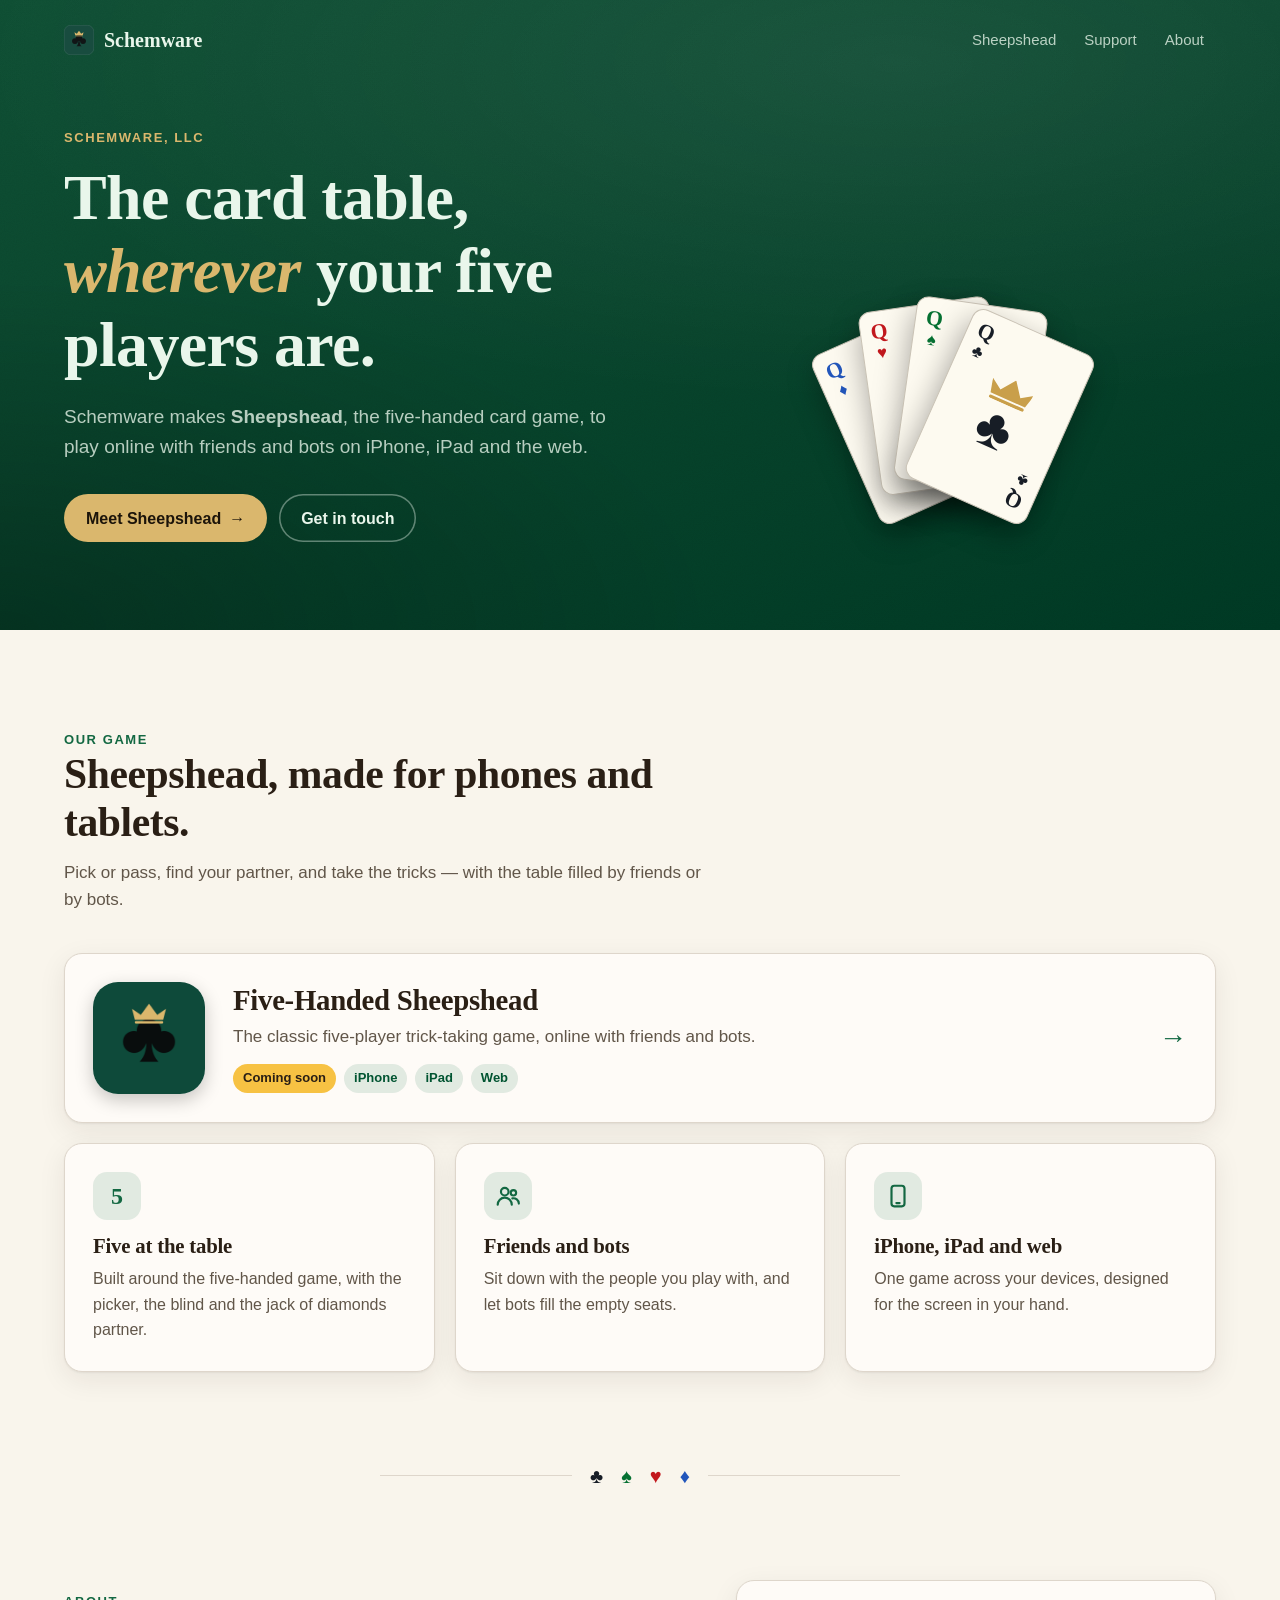
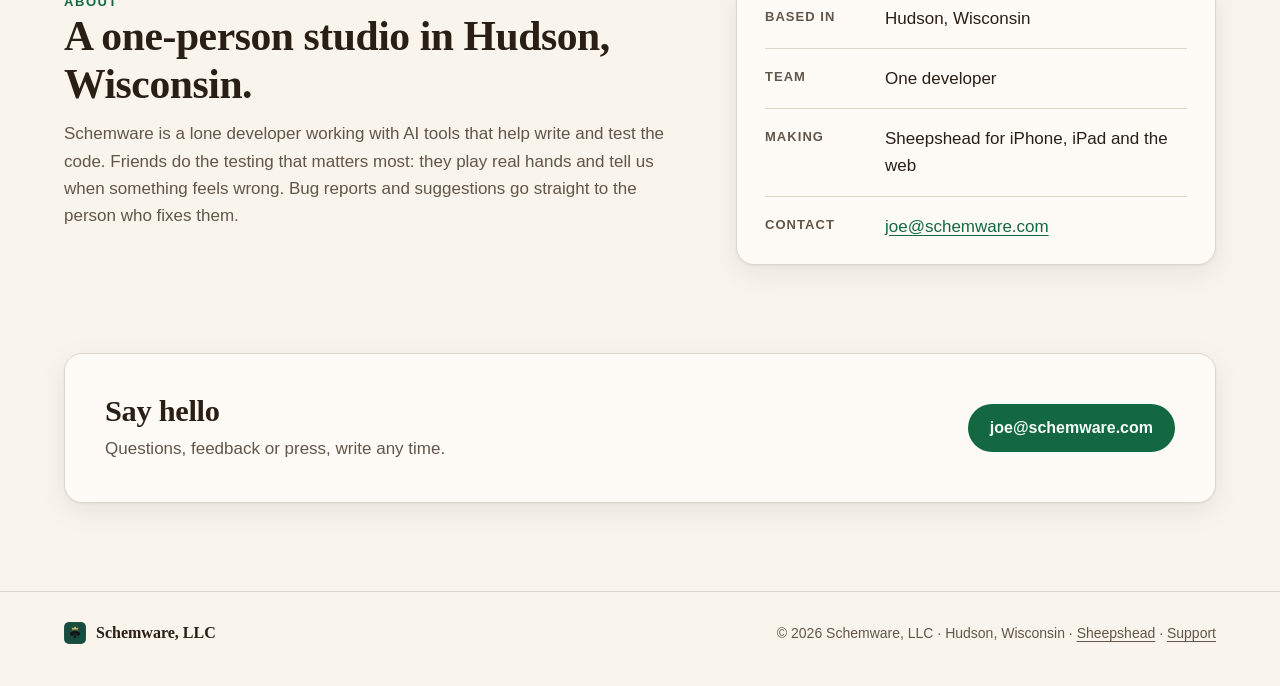
<file: index.html>
<!doctype html>
<html lang="en">
<head>
  <meta charset="utf-8">
  <meta name="viewport" content="width=device-width, initial-scale=1">
  <title>Schemware, LLC</title>
  <meta name="description" content="Schemware, LLC, a one-person studio in Hudson, Wisconsin, makes Sheepshead, the five-handed card game, for iPhone, iPad and the web.">
  <meta name="theme-color" content="#105236">
  <link rel="icon" type="image/png" href="/images/favicon.png">
  <link rel="apple-touch-icon" href="/images/apple-touch-icon.png">
  <link rel="stylesheet" href="/styles.css">
</head>
<body>
  <svg width="0" height="0" style="position:absolute" aria-hidden="true">
    <symbol id="mark" viewBox="0 0 1024 1024">
      <rect width="1024" height="1024" rx="230" fill="#184c3f"/>
      <rect x="8" y="8" width="1008" height="1008" rx="222" fill="none" stroke="#fff" stroke-opacity=".18" stroke-width="16"/>
      <circle cx="512" cy="445" r="112" fill="#111516"/>
      <circle cx="375" cy="548" r="100" fill="#111516"/>
      <circle cx="649" cy="548" r="100" fill="#111516"/>
      <path d="M488 556C485 640 470 690 427 729H597C554 690 539 640 536 556Z" fill="#111516"/>
      <path d="M357 245 437 299 512 198 587 299 667 245 642 344H382Z" fill="#dab76d"/>
      <rect x="382" y="357" width="260" height="23" rx="11.5" fill="#dab76d"/>
    </symbol>
    <symbol id="crown" viewBox="357 198 310 182">
      <path d="M357 245 437 299 512 198 587 299 667 245 642 344H382Z" fill="currentColor"/>
      <rect x="382" y="357" width="260" height="23" rx="11.5" fill="currentColor"/>
    </symbol>
  </svg>

  <header class="site-header">
    <div class="wrap">
      <a class="brand" href="/" aria-label="Schemware home">
        <svg class="mark" aria-hidden="true"><use href="#mark"/></svg>
        Schemware
      </a>
      <nav class="site-nav" aria-label="Main">
        <a href="/sheepshead/">Sheepshead</a>
        <a href="/support/">Support</a>
        <a href="#about">About</a>
      </nav>
    </div>
  </header>

  <main>
    <section class="felt hero">
      <div class="wrap">
        <div>
          <p class="eyebrow">Schemware, LLC</p>
          <h1>The card table, <em>wherever</em> your five players are.</h1>
          <p class="lead">Schemware makes <strong>Sheepshead</strong>, the five-handed card game, to play online with friends and bots on iPhone, iPad and the web.</p>
          <div class="actions">
            <a class="button button-gold" href="/sheepshead/">Meet Sheepshead <span aria-hidden="true">→</span></a>
            <a class="button button-ghost" href="#contact">Get in touch</a>
          </div>
        </div>

        <div class="fan" aria-hidden="true">
          <div class="card diamonds" style="--r:-24deg;--y:14px">
            <span class="corner tl">Q<small class="suit">♦&#xFE0E;</small></span>
            <span class="pip"><span class="face"><svg class="crown"><use href="#crown"/></svg><span class="suit">♦&#xFE0E;</span></span></span>
            <span class="corner br">Q<small class="suit">♦&#xFE0E;</small></span>
          </div>
          <div class="card hearts" style="--r:-8deg;--y:2px">
            <span class="corner tl">Q<small class="suit">♥&#xFE0E;</small></span>
            <span class="pip"><span class="face"><svg class="crown"><use href="#crown"/></svg><span class="suit">♥&#xFE0E;</span></span></span>
            <span class="corner br">Q<small class="suit">♥&#xFE0E;</small></span>
          </div>
          <div class="card spades" style="--r:8deg;--y:2px">
            <span class="corner tl">Q<small class="suit">♠&#xFE0E;</small></span>
            <span class="pip"><span class="face"><svg class="crown"><use href="#crown"/></svg><span class="suit">♠&#xFE0E;</span></span></span>
            <span class="corner br">Q<small class="suit">♠&#xFE0E;</small></span>
          </div>
          <div class="card clubs" style="--r:24deg;--y:14px">
            <span class="corner tl">Q<small class="suit">♣&#xFE0E;</small></span>
            <span class="pip"><span class="face"><svg class="crown"><use href="#crown"/></svg><span class="suit">♣&#xFE0E;</span></span></span>
            <span class="corner br">Q<small class="suit">♣&#xFE0E;</small></span>
          </div>
        </div>
      </div>
    </section>

    <section class="section">
      <div class="wrap">
        <div class="section-head">
          <p class="eyebrow">Our game</p>
          <h2>Sheepshead, made for phones and tablets.</h2>
          <p>Pick or pass, find your partner, and take the tricks — with the table filled by friends or by bots.</p>
        </div>

        <a class="panel product" href="/sheepshead/">
          <img class="app-icon" src="/images/sheepshead-icon.png" width="112" height="112" alt="Sheepshead app icon: a gold crown over a club on green felt">
          <div>
            <h3>Five-Handed Sheepshead</h3>
            <p>The classic five-player trick-taking game, online with friends and bots.</p>
            <div class="tags">
              <span class="tag tag-soon">Coming soon</span>
              <span class="tag">iPhone</span>
              <span class="tag">iPad</span>
              <span class="tag">Web</span>
            </div>
          </div>
          <span class="arrow" aria-hidden="true">→</span>
        </a>

        <div class="grid grid-3" style="margin-top:20px">
          <div class="panel tile">
            <span class="glyph" aria-hidden="true">5</span>
            <h3>Five at the table</h3>
            <p>Built around the five-handed game, with the picker, the blind and the jack of diamonds partner.</p>
          </div>
          <div class="panel tile">
            <span class="glyph" aria-hidden="true"><svg viewBox="0 0 24 24" fill="none" stroke="currentColor" stroke-width="2" stroke-linecap="round" stroke-linejoin="round"><circle cx="9" cy="8" r="3.5"/><path d="M2.5 20a6.5 6.5 0 0 1 13 0"/><circle cx="17" cy="9" r="2.5"/><path d="M16 14.2a5 5 0 0 1 6 4.8"/></svg></span>
            <h3>Friends and bots</h3>
            <p>Sit down with the people you play with, and let bots fill the empty seats.</p>
          </div>
          <div class="panel tile">
            <span class="glyph" aria-hidden="true"><svg viewBox="0 0 24 24" fill="none" stroke="currentColor" stroke-width="2" stroke-linecap="round" stroke-linejoin="round"><rect x="6" y="2.5" width="12" height="19" rx="2.5"/><path d="M10.5 18.5h3"/></svg></span>
            <h3>iPhone, iPad and web</h3>
            <p>One game across your devices, designed for the screen in your hand.</p>
          </div>
        </div>
      </div>
    </section>

    <div class="wrap suits-rule" aria-hidden="true">
      <span class="suit c">♣&#xFE0E;</span><span class="suit s">♠&#xFE0E;</span><span class="suit h">♥&#xFE0E;</span><span class="suit d">♦&#xFE0E;</span>
    </div>

    <section class="section" id="about">
      <div class="wrap about">
        <div class="section-head">
          <p class="eyebrow">About</p>
          <h2>A one-person studio in Hudson, Wisconsin.</h2>
          <p>Schemware is a lone developer working with AI tools that help write and test the code. Friends do the testing that matters most: they play real hands and tell us when something feels wrong. Bug reports and suggestions go straight to the person who fixes them.</p>
        </div>
        <dl class="panel facts">
          <div><dt>Based in</dt><dd>Hudson, Wisconsin</dd></div>
          <div><dt>Team</dt><dd>One developer</dd></div>
          <div><dt>Making</dt><dd>Sheepshead for iPhone, iPad and the web</dd></div>
          <div><dt>Contact</dt><dd><a href="mailto:joe@schemware.com">joe@schemware.com</a></dd></div>
        </dl>
      </div>
    </section>

    <section class="section" id="contact" style="padding-top:0">
      <div class="wrap">
        <div class="panel contact">
          <div>
            <h2>Say hello</h2>
            <p>Questions, feedback or press, write any time.</p>
          </div>
          <a class="button button-brand" href="mailto:joe@schemware.com">joe@schemware.com</a>
        </div>
      </div>
    </section>
  </main>

  <footer class="site-footer">
    <div class="wrap">
      <a class="brand" href="/"><svg class="mark" aria-hidden="true"><use href="#mark"/></svg>Schemware, LLC</a>
      <span>© 2026 Schemware, LLC · Hudson, Wisconsin · <a href="/sheepshead/">Sheepshead</a> · <a href="/support/">Support</a></span>
    </div>
  </footer>
</body>
</html>
</file>
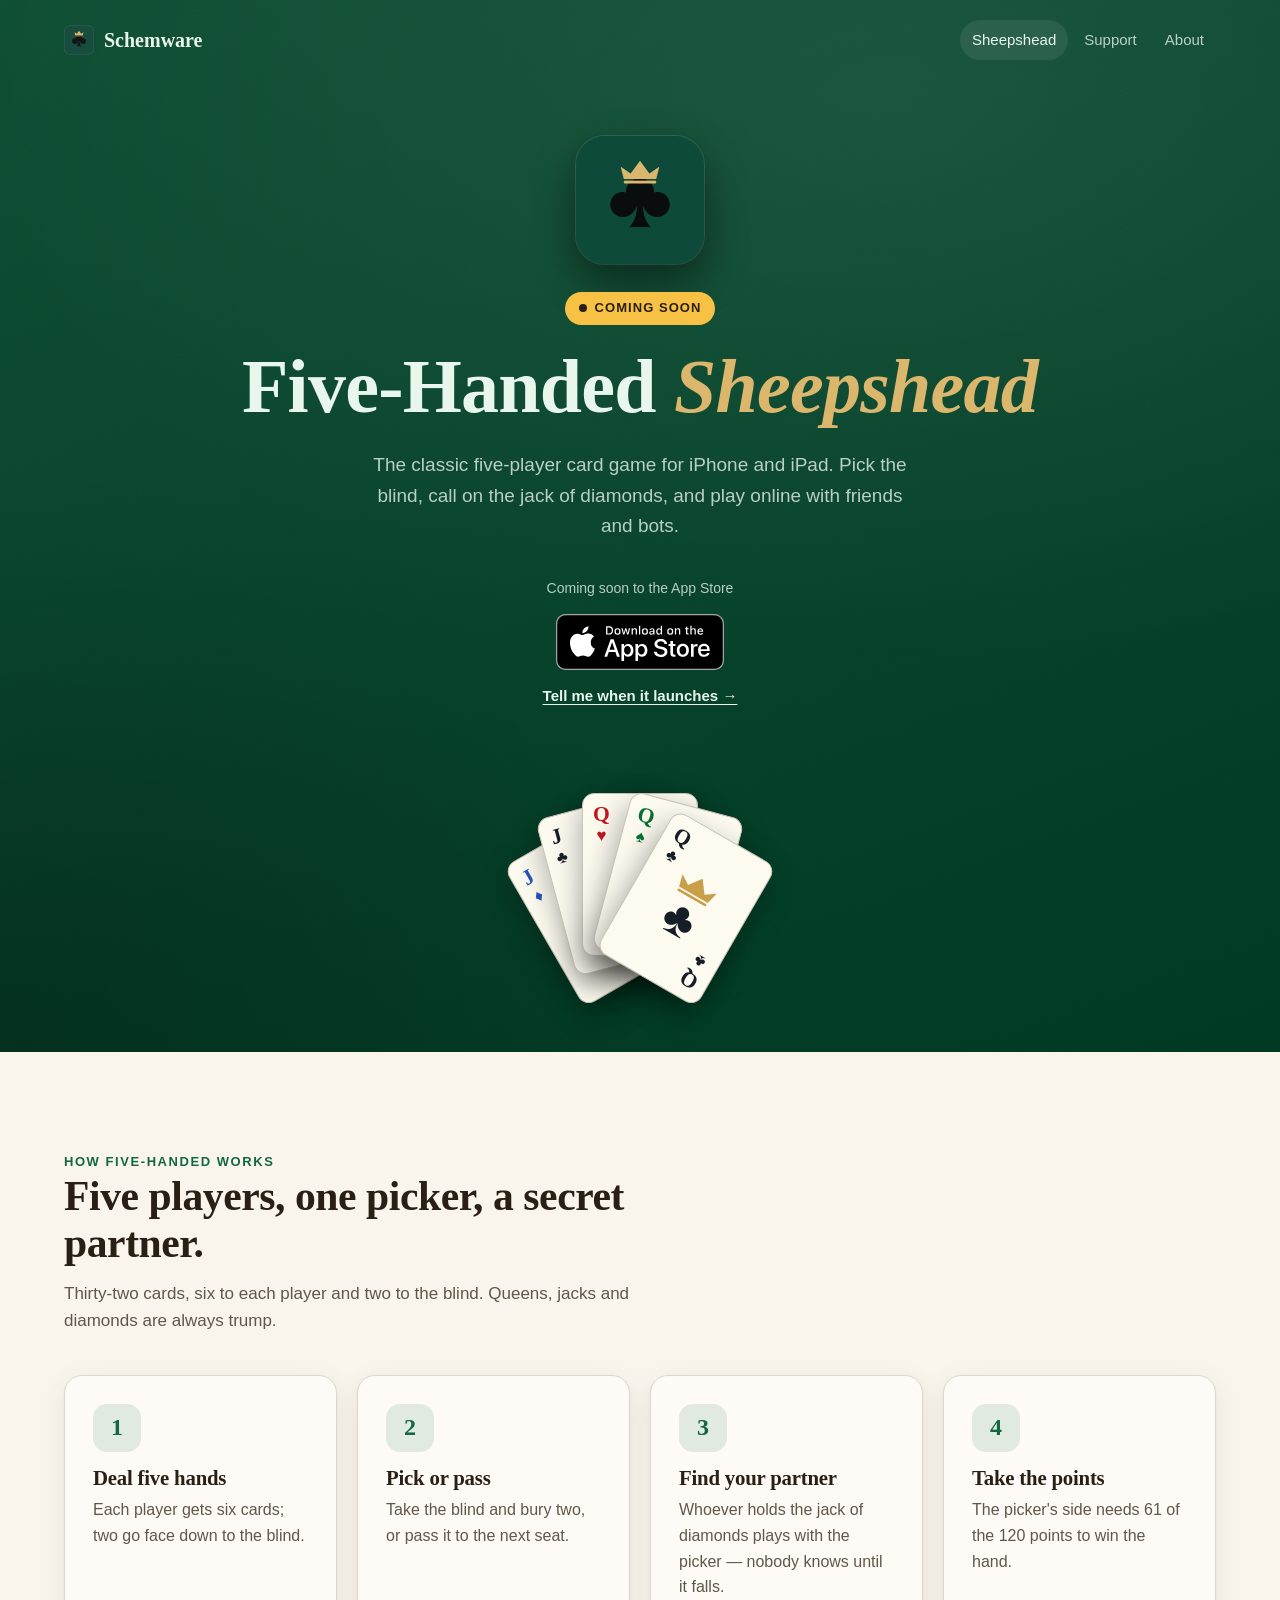
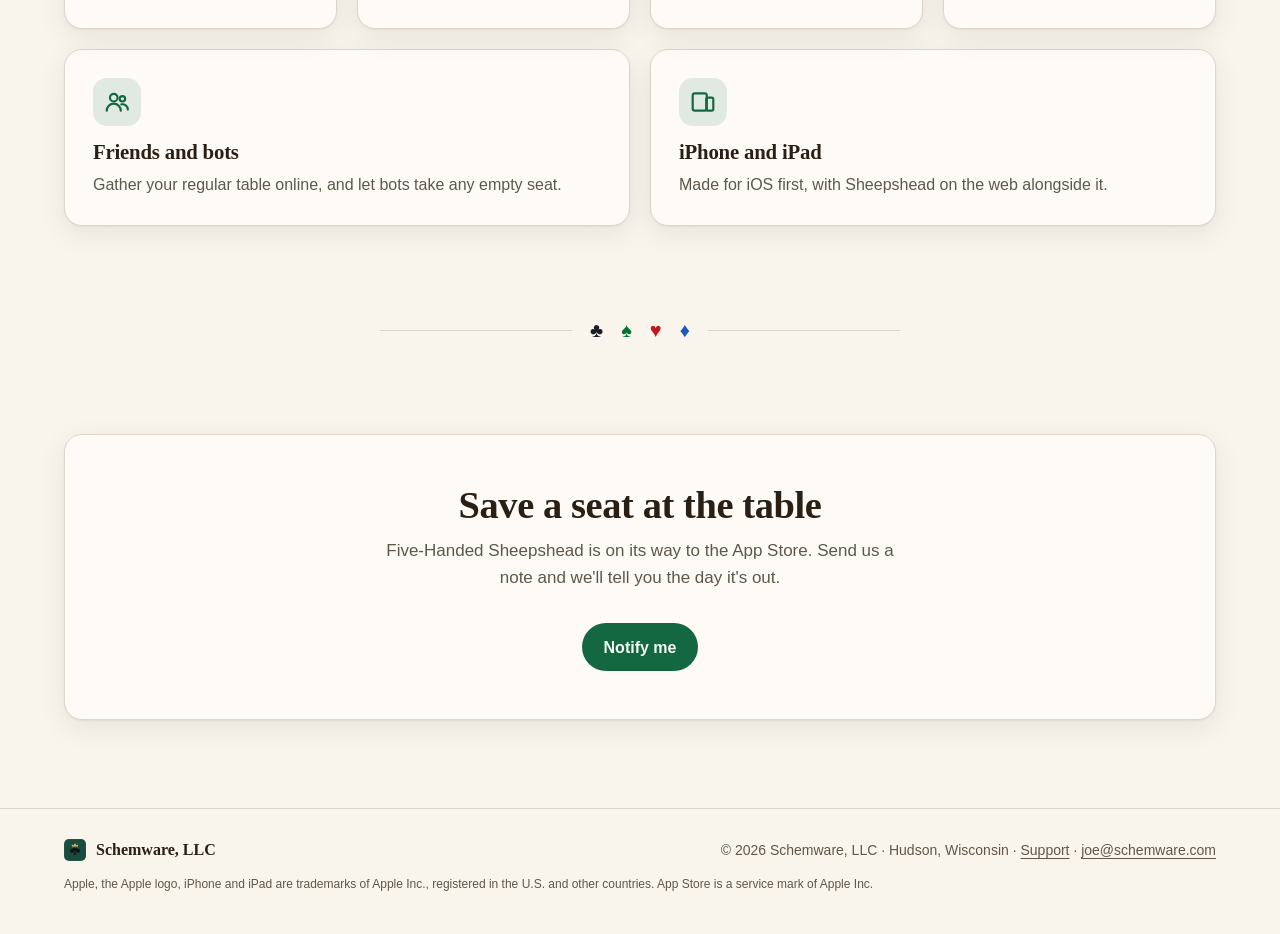
<file: sheepshead/index.html>
<!doctype html>
<html lang="en">
<head>
  <meta charset="utf-8">
  <meta name="viewport" content="width=device-width, initial-scale=1">
  <title>Five-Handed Sheepshead — Coming soon to iPhone and iPad</title>
  <meta name="description" content="Five-Handed Sheepshead from Schemware is coming soon to the App Store. Play the classic five-player card game online with friends and bots on iPhone and iPad.">
  <meta name="theme-color" content="#105236">
  <link rel="icon" type="image/png" href="/images/favicon.png">
  <link rel="apple-touch-icon" href="/images/apple-touch-icon.png">
  <meta property="og:title" content="Five-Handed Sheepshead — coming soon">
  <meta property="og:description" content="The classic five-player card game, online with friends and bots on iPhone and iPad.">
  <meta property="og:image" content="https://schemware.com/images/sheepshead-icon.png">
  <link rel="stylesheet" href="/styles.css">
  <style>
    .launch { padding: 136px 0 96px; text-align: center; }
    .launch .wrap { display: flex; flex-direction: column; align-items: center; }
    .launch .app-icon { width: 128px; height: 128px; border-radius: 29px; box-shadow: 0 0 0 1px rgba(255,255,255,.12), 0 18px 40px rgba(0,0,0,.45); }
    .pill {
      display: inline-flex; align-items: center; gap: 8px;
      margin-top: 28px; padding: 6px 14px; border-radius: 999px;
      background: var(--turn); color: #2a1f15;
      font-size: 0.8125rem; font-weight: 700; letter-spacing: 0.08em; text-transform: uppercase;
    }
    .pill::before { content: ""; width: 8px; height: 8px; border-radius: 50%; background: #2a1f15; animation: pulse 1.8s ease-in-out infinite; }
    @keyframes pulse { 50% { opacity: .25; } }
    .launch h1 { margin-top: 18px; font-size: clamp(2.5rem, 7vw, 4.75rem); }
    .launch h1 em { font-style: italic; color: var(--gold); }
    .launch .lead { margin-inline: auto; text-align: center; }

    .store { margin-top: 36px; display: flex; flex-direction: column; align-items: center; gap: 14px; }
    .store-label { margin: 0; font-size: 0.875rem; color: var(--on-felt-soft); }
    .badge { display: block; height: 56px; width: auto; }
    .notify { color: var(--on-felt); font-weight: 600; font-size: 0.9375rem; }
    .notify:hover { color: var(--gold); }

    .launch .fan { width: 100%; max-width: 560px; height: 200px; margin-top: 48px; }
    .launch .card { --w: 116px; }

    .steps { counter-reset: step; }
    .steps .tile { position: relative; }
    .steps .glyph::before { counter-increment: step; content: counter(step); }
    .devices { display: grid; grid-template-columns: 1fr 1fr; gap: 20px; margin-top: 20px; }
    .closing { padding: 48px 32px; text-align: center; }
    .closing h2 { font-size: clamp(1.8rem, 3.5vw, 2.4rem); }
    .closing p { margin: 0.6rem auto 0; max-width: 32rem; color: var(--ink-soft); }
    .closing .actions { justify-content: center; }
    @media (max-width: 560px) {
      .launch { padding: 112px 0 64px; }
      .launch .fan { height: 150px; margin-top: 36px; }
      .launch .card { --w: 82px; }
      .devices { grid-template-columns: 1fr; }
    }
    @media (prefers-reduced-motion: reduce) { .pill::before { animation: none; } }
  </style>
</head>
<body>
  <svg width="0" height="0" style="position:absolute" aria-hidden="true">
    <symbol id="mark" viewBox="0 0 1024 1024">
      <rect width="1024" height="1024" rx="230" fill="#184c3f"/>
      <rect x="8" y="8" width="1008" height="1008" rx="222" fill="none" stroke="#fff" stroke-opacity=".18" stroke-width="16"/>
      <circle cx="512" cy="445" r="112" fill="#111516"/>
      <circle cx="375" cy="548" r="100" fill="#111516"/>
      <circle cx="649" cy="548" r="100" fill="#111516"/>
      <path d="M488 556C485 640 470 690 427 729H597C554 690 539 640 536 556Z" fill="#111516"/>
      <path d="M357 245 437 299 512 198 587 299 667 245 642 344H382Z" fill="#dab76d"/>
      <rect x="382" y="357" width="260" height="23" rx="11.5" fill="#dab76d"/>
    </symbol>
    <symbol id="crown" viewBox="357 198 310 182">
      <path d="M357 245 437 299 512 198 587 299 667 245 642 344H382Z" fill="currentColor"/>
      <rect x="382" y="357" width="260" height="23" rx="11.5" fill="currentColor"/>
    </symbol>
  </svg>

  <header class="site-header">
    <div class="wrap">
      <a class="brand" href="/" aria-label="Schemware home">
        <svg class="mark" aria-hidden="true"><use href="#mark"/></svg>
        Schemware
      </a>
      <nav class="site-nav" aria-label="Main">
        <a href="/sheepshead/" aria-current="page">Sheepshead</a>
        <a href="/support/">Support</a>
        <a href="/#about">About</a>
      </nav>
    </div>
  </header>

  <main>
    <section class="felt launch">
      <div class="wrap">
        <img class="app-icon" src="/images/sheepshead-icon.png" width="128" height="128" alt="Sheepshead app icon: a gold crown over a club on green felt">
        <span class="pill">Coming soon</span>
        <h1>Five-Handed <em>Sheepshead</em></h1>
        <p class="lead">The classic five-player card game for iPhone and iPad. Pick the blind, call on the jack of diamonds, and play online with friends and bots.</p>

        <div class="store">
          <p class="store-label">Coming soon to the App Store</p>
          <!-- When the app is live, wrap this badge in a link to its App Store page:
               <a href="https://apps.apple.com/app/idXXXXXXXXXX"> … </a> -->
          <!-- Official badge from https://developer.apple.com/app-store/marketing/guidelines/ — do not alter it. -->
          <img class="badge" src="/images/app-store-badge.svg" width="168" height="56" alt="Download on the App Store">
          <a class="notify" href="mailto:joe@schemware.com?subject=Tell%20me%20when%20Sheepshead%20launches">Tell me when it launches →</a>
        </div>

        <div class="fan" aria-hidden="true">
          <div class="card diamonds" style="--r:-30deg;--y:22px">
            <span class="corner tl">J<small class="suit">♦&#xFE0E;</small></span>
            <span class="pip"><span class="suit">♦&#xFE0E;</span></span>
            <span class="corner br">J<small class="suit">♦&#xFE0E;</small></span>
          </div>
          <div class="card clubs" style="--r:-15deg;--y:6px">
            <span class="corner tl">J<small class="suit">♣&#xFE0E;</small></span>
            <span class="pip"><span class="suit">♣&#xFE0E;</span></span>
            <span class="corner br">J<small class="suit">♣&#xFE0E;</small></span>
          </div>
          <div class="card hearts" style="--r:0deg;--y:0px">
            <span class="corner tl">Q<small class="suit">♥&#xFE0E;</small></span>
            <span class="pip"><span class="face"><svg class="crown"><use href="#crown"/></svg><span class="suit">♥&#xFE0E;</span></span></span>
            <span class="corner br">Q<small class="suit">♥&#xFE0E;</small></span>
          </div>
          <div class="card spades" style="--r:15deg;--y:6px">
            <span class="corner tl">Q<small class="suit">♠&#xFE0E;</small></span>
            <span class="pip"><span class="face"><svg class="crown"><use href="#crown"/></svg><span class="suit">♠&#xFE0E;</span></span></span>
            <span class="corner br">Q<small class="suit">♠&#xFE0E;</small></span>
          </div>
          <div class="card clubs" style="--r:30deg;--y:22px">
            <span class="corner tl">Q<small class="suit">♣&#xFE0E;</small></span>
            <span class="pip"><span class="face"><svg class="crown"><use href="#crown"/></svg><span class="suit">♣&#xFE0E;</span></span></span>
            <span class="corner br">Q<small class="suit">♣&#xFE0E;</small></span>
          </div>
        </div>
      </div>
    </section>

    <section class="section">
      <div class="wrap">
        <div class="section-head">
          <p class="eyebrow">How five-handed works</p>
          <h2>Five players, one picker, a secret partner.</h2>
          <p>Thirty-two cards, six to each player and two to the blind. Queens, jacks and diamonds are always trump.</p>
        </div>
        <div class="grid grid-4 steps">
          <div class="panel tile">
            <span class="glyph" aria-hidden="true"></span>
            <h3>Deal five hands</h3>
            <p>Each player gets six cards; two go face down to the blind.</p>
          </div>
          <div class="panel tile">
            <span class="glyph" aria-hidden="true"></span>
            <h3>Pick or pass</h3>
            <p>Take the blind and bury two, or pass it to the next seat.</p>
          </div>
          <div class="panel tile">
            <span class="glyph" aria-hidden="true"></span>
            <h3>Find your partner</h3>
            <p>Whoever holds the jack of diamonds plays with the picker — nobody knows until it falls.</p>
          </div>
          <div class="panel tile">
            <span class="glyph" aria-hidden="true"></span>
            <h3>Take the points</h3>
            <p>The picker's side needs 61 of the 120 points to win the hand.</p>
          </div>
        </div>

        <div class="devices">
          <div class="panel tile">
            <span class="glyph" aria-hidden="true"><svg viewBox="0 0 24 24" fill="none" stroke="currentColor" stroke-width="2" stroke-linecap="round" stroke-linejoin="round"><circle cx="9" cy="8" r="3.5"/><path d="M2.5 20a6.5 6.5 0 0 1 13 0"/><circle cx="17" cy="9" r="2.5"/><path d="M16 14.2a5 5 0 0 1 6 4.8"/></svg></span>
            <h3>Friends and bots</h3>
            <p>Gather your regular table online, and let bots take any empty seat.</p>
          </div>
          <div class="panel tile">
            <span class="glyph" aria-hidden="true"><svg viewBox="0 0 24 24" fill="none" stroke="currentColor" stroke-width="2" stroke-linecap="round" stroke-linejoin="round"><rect x="2.5" y="4" width="13" height="16" rx="2"/><rect x="15" y="8" width="6.5" height="12" rx="1.5"/></svg></span>
            <h3>iPhone and iPad</h3>
            <p>Made for iOS first, with Sheepshead on the web alongside it.</p>
          </div>
        </div>
      </div>
    </section>

    <div class="wrap suits-rule" aria-hidden="true">
      <span class="suit c">♣&#xFE0E;</span><span class="suit s">♠&#xFE0E;</span><span class="suit h">♥&#xFE0E;</span><span class="suit d">♦&#xFE0E;</span>
    </div>

    <section class="section">
      <div class="wrap">
        <div class="panel closing">
          <h2>Save a seat at the table</h2>
          <p>Five-Handed Sheepshead is on its way to the App Store. Send us a note and we'll tell you the day it's out.</p>
          <div class="actions">
            <a class="button button-brand" href="mailto:joe@schemware.com?subject=Tell%20me%20when%20Sheepshead%20launches">Notify me</a>
          </div>
        </div>
      </div>
    </section>
  </main>

  <footer class="site-footer">
    <div class="wrap">
      <a class="brand" href="/"><svg class="mark" aria-hidden="true"><use href="#mark"/></svg>Schemware, LLC</a>
      <span>© 2026 Schemware, LLC · Hudson, Wisconsin · <a href="/support/">Support</a> · <a href="mailto:joe@schemware.com">joe@schemware.com</a></span>
    </div>
    <div class="wrap" style="margin-top:12px;font-size:0.75rem">Apple, the Apple logo, iPhone and iPad are trademarks of Apple Inc., registered in the U.S. and other countries. App Store is a service mark of Apple Inc.</div>
  </footer>
</body>
</html>
</file>
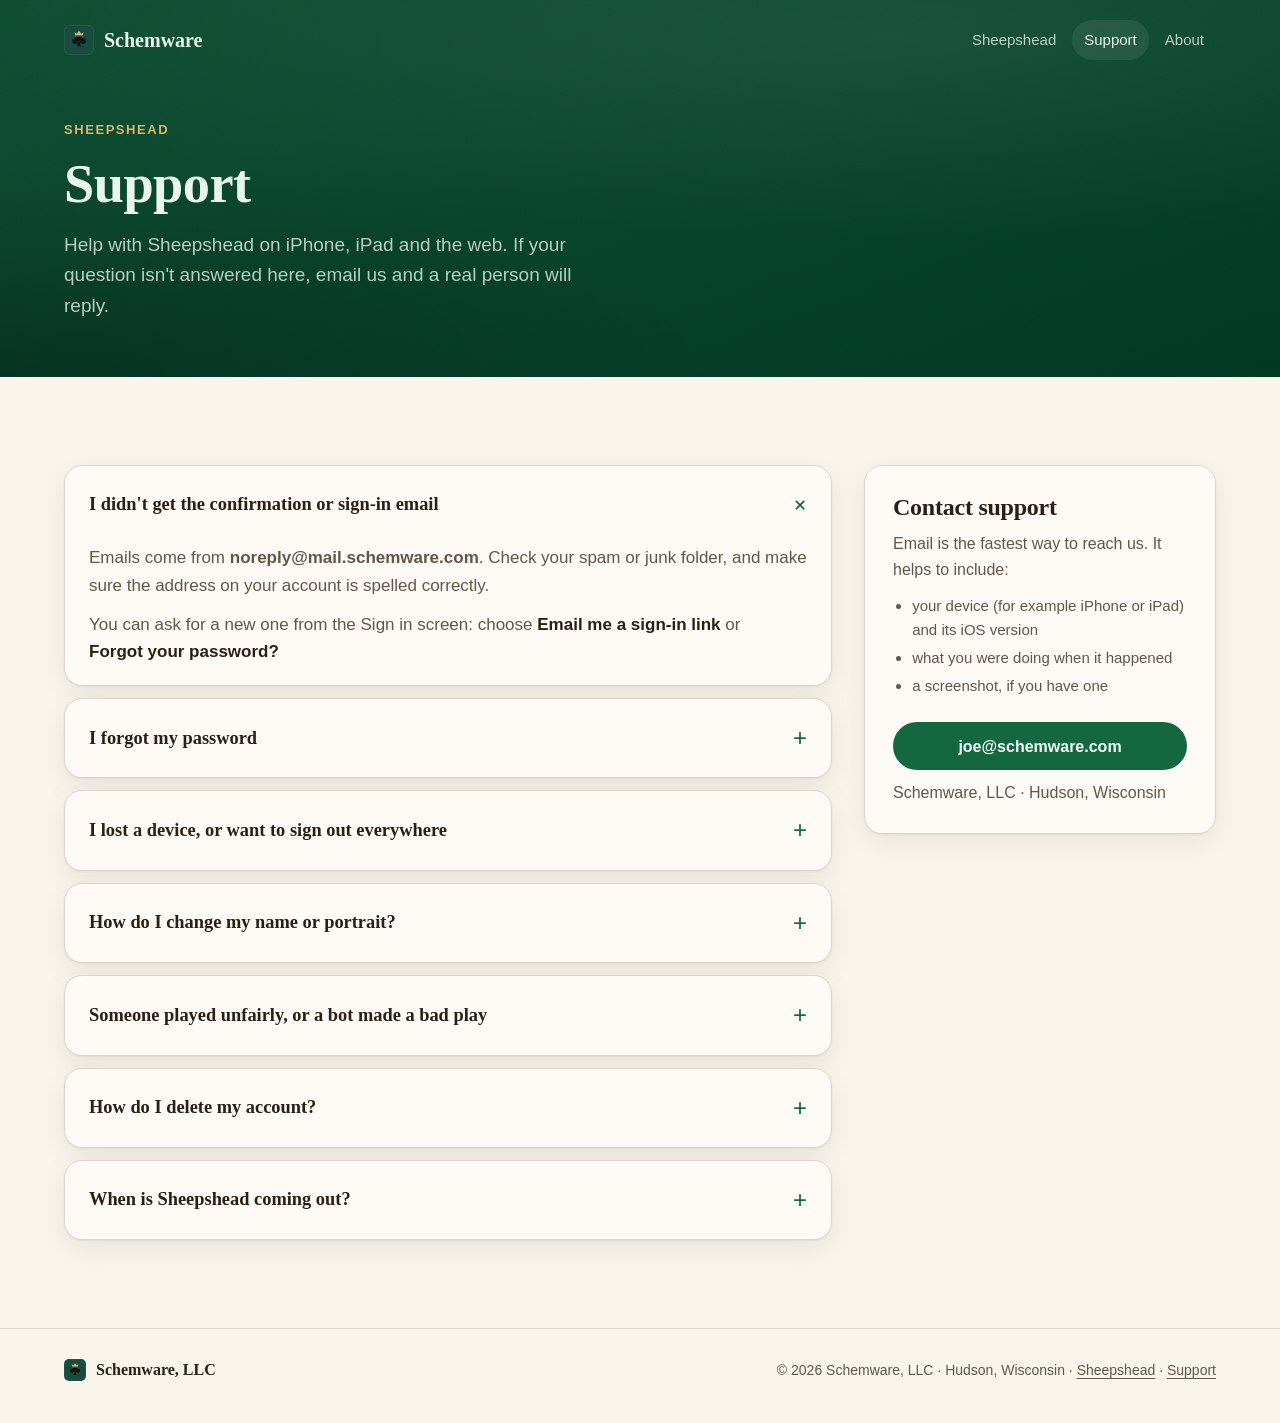
<file: support/index.html>
<!doctype html>
<html lang="en">
<head>
  <meta charset="utf-8">
  <meta name="viewport" content="width=device-width, initial-scale=1">
  <title>Sheepshead Support — Schemware</title>
  <meta name="description" content="Help with Sheepshead for iPhone, iPad and the web: signing in, devices, deleting your account and reporting a problem. Contact joe@schemware.com.">
  <meta name="theme-color" content="#105236">
  <link rel="icon" type="image/png" href="/images/favicon.png">
  <link rel="apple-touch-icon" href="/images/apple-touch-icon.png">
  <link rel="stylesheet" href="/styles.css">
  <style>
    .page-hero { padding: 120px 0 56px; }
    .page-hero h1 { font-size: clamp(2.2rem, 5vw, 3.4rem); }
    .page-hero .lead { margin-top: 0.9rem; }

    .support { display: grid; grid-template-columns: 1fr 22rem; gap: 32px; align-items: start; }
    .faq { display: grid; gap: 12px; }
    .faq details { padding: 0; overflow: hidden; }
    .faq summary {
      list-style: none;
      cursor: pointer;
      display: flex;
      justify-content: space-between;
      align-items: center;
      gap: 16px;
      padding: 20px 24px;
      font-family: var(--font-display);
      font-size: 1.15rem;
      font-weight: 600;
    }
    .faq summary::-webkit-details-marker { display: none; }
    .faq summary::after { content: "+"; font-family: var(--font-body); font-size: 1.5rem; font-weight: 400; color: var(--brand); transition: transform 0.2s ease; }
    .faq details[open] summary::after { transform: rotate(45deg); }
    .faq .answer { padding: 0 24px 20px; color: var(--ink-soft); }
    .faq .answer p { margin: 0 0 0.75rem; }
    .faq .answer p:last-child { margin-bottom: 0; }
    .path { font-weight: 600; color: var(--ink); white-space: nowrap; }

    .contact-card { padding: 28px; position: sticky; top: 24px; }
    .contact-card h2 { font-size: 1.5rem; }
    .contact-card p { margin: 0.6rem 0 0; color: var(--ink-soft); font-size: 1rem; }
    .contact-card .button { margin-top: 1.25rem; width: 100%; justify-content: center; }
    .contact-card ul { margin: 0.75rem 0 0; padding-left: 1.2rem; color: var(--ink-soft); font-size: 0.9375rem; }
    .contact-card li { margin-bottom: 0.25rem; }

    @media (max-width: 860px) {
      .support { grid-template-columns: 1fr; }
      .contact-card { position: static; order: -1; }
    }
    @media (max-width: 560px) {
      .page-hero { padding: 104px 0 44px; }
      .faq summary { padding: 18px 20px; font-size: 1.05rem; }
      .faq .answer { padding: 0 20px 18px; }
      .path { white-space: normal; }
    }
  </style>
</head>
<body>
  <svg width="0" height="0" style="position:absolute" aria-hidden="true">
    <symbol id="mark" viewBox="0 0 1024 1024">
      <rect width="1024" height="1024" rx="230" fill="#184c3f"/>
      <rect x="8" y="8" width="1008" height="1008" rx="222" fill="none" stroke="#fff" stroke-opacity=".18" stroke-width="16"/>
      <circle cx="512" cy="445" r="112" fill="#111516"/>
      <circle cx="375" cy="548" r="100" fill="#111516"/>
      <circle cx="649" cy="548" r="100" fill="#111516"/>
      <path d="M488 556C485 640 470 690 427 729H597C554 690 539 640 536 556Z" fill="#111516"/>
      <path d="M357 245 437 299 512 198 587 299 667 245 642 344H382Z" fill="#dab76d"/>
      <rect x="382" y="357" width="260" height="23" rx="11.5" fill="#dab76d"/>
    </symbol>
  </svg>

  <header class="site-header">
    <div class="wrap">
      <a class="brand" href="/" aria-label="Schemware home">
        <svg class="mark" aria-hidden="true"><use href="#mark"/></svg>
        Schemware
      </a>
      <nav class="site-nav" aria-label="Main">
        <a href="/sheepshead/">Sheepshead</a>
        <a href="/support/" aria-current="page">Support</a>
        <a href="/#about">About</a>
      </nav>
    </div>
  </header>

  <main>
    <section class="felt page-hero">
      <div class="wrap">
        <p class="eyebrow">Sheepshead</p>
        <h1>Support</h1>
        <p class="lead">Help with Sheepshead on iPhone, iPad and the web. If your question isn't answered here, email us and a real person will reply.</p>
      </div>
    </section>

    <section class="section">
      <div class="wrap support">
        <div class="faq">
          <details class="panel" open>
            <summary>I didn't get the confirmation or sign-in email</summary>
            <div class="answer">
              <p>Emails come from <strong>noreply@mail.schemware.com</strong>. Check your spam or junk folder, and make sure the address on your account is spelled correctly.</p>
              <p>You can ask for a new one from the Sign in screen: choose <span class="path">Email me a sign-in link</span> or <span class="path">Forgot your password?</span></p>
            </div>
          </details>

          <details class="panel">
            <summary>I forgot my password</summary>
            <div class="answer">
              <p>On the Sign in screen, choose <span class="path">Forgot your password?</span> and enter your email. We'll send a link to set a new one. If you'd rather not set a password now, <span class="path">Email me a sign-in link</span> signs you straight in.</p>
            </div>
          </details>

          <details class="panel">
            <summary>I lost a device, or want to sign out everywhere</summary>
            <div class="answer">
              <p>Go to <span class="path">Settings → Signed-in devices</span>. You'll see each device signed in to your account, and can sign out one of them or choose <span class="path">Sign out all other devices</span>.</p>
            </div>
          </details>

          <details class="panel">
            <summary>How do I change my name or portrait?</summary>
            <div class="answer">
              <p>Go to <span class="path">Settings → Name and portrait</span>. Your name is what other players see at the table, in replays and on the leaderboards.</p>
            </div>
          </details>

          <details class="panel">
            <summary>Someone played unfairly, or a bot made a bad play</summary>
            <div class="answer">
              <p>Open the hand's replay and choose <span class="path">Report this play</span>. Pick a reason and add a note if you like. Reports help us improve the bots and keep the tables fair.</p>
            </div>
          </details>

          <details class="panel">
            <summary>How do I delete my account?</summary>
            <div class="answer">
              <p>In the app, go to <span class="path">Settings → Signed-in devices → Delete account</span> and enter your password.</p>
              <p>Your email, password, portrait and sign-ins are removed straight away. Your name on past games is replaced with an anonymous one, so the other players' scores and records stay correct.</p>
              <p>If you can't sign in to delete your account, email <a href="mailto:joe@schemware.com?subject=Delete%20my%20Sheepshead%20account">joe@schemware.com</a> from the address on the account.</p>
            </div>
          </details>

          <details class="panel">
            <summary>When is Sheepshead coming out?</summary>
            <div class="answer">
              <p>Sheepshead is coming soon to the App Store for iPhone and iPad. See the <a href="/sheepshead/">Sheepshead page</a>, or <a href="mailto:joe@schemware.com?subject=Tell%20me%20when%20Sheepshead%20launches">email us</a> to hear when it launches.</p>
            </div>
          </details>
        </div>

        <aside class="panel contact-card">
          <h2>Contact support</h2>
          <p>Email is the fastest way to reach us. It helps to include:</p>
          <ul>
            <li>your device (for example iPhone or iPad) and its iOS version</li>
            <li>what you were doing when it happened</li>
            <li>a screenshot, if you have one</li>
          </ul>
          <a class="button button-brand" href="mailto:joe@schemware.com?subject=Sheepshead%20support">joe@schemware.com</a>
          <p>Schemware, LLC · Hudson, Wisconsin</p>
        </aside>
      </div>
    </section>
  </main>

  <footer class="site-footer">
    <div class="wrap">
      <a class="brand" href="/"><svg class="mark" aria-hidden="true"><use href="#mark"/></svg>Schemware, LLC</a>
      <span>© 2026 Schemware, LLC · Hudson, Wisconsin · <a href="/sheepshead/">Sheepshead</a> · <a href="/support/">Support</a></span>
    </div>
  </footer>
</body>
</html>
</file>
<file: styles.css>
/* Schemware — shared styles. Colours come from the Sheepshead iOS palette
   (Assets.xcassets/Palette) and the crown-over-club app icon. */

:root {
  color-scheme: light dark;

  /* Palette: light */
  --canvas: #f9f5ec;
  --surface: #fefbf7;
  --ink: #2a1f15;
  --ink-soft: #615649;
  --line: #ded6cb;
  --brand: #136842;
  --brand-strong: #005431;
  --on-brand: #f5fcf8;
  --felt: #105236;
  --felt-strong: #003b25;
  --on-felt: #e9f6eb;
  --on-felt-soft: rgba(233, 246, 235, 0.78);
  --gold: #dab76d;          /* the crown in the app icon */
  --gold-strong: #c99f4a;
  --turn: #f7c243;
  --card: #fdfaf0;
  --card-line: #cac3b6;
  --suit-black: #171d26;
  --suit-green: #067132;
  --suit-red: #c2181d;
  --suit-blue: #2256bb;
  --focus: #156cdd;

  --radius: 18px;
  --shadow: 0 1px 2px rgba(42, 31, 21, 0.06), 0 8px 28px rgba(42, 31, 21, 0.08);
  --font-display: ui-serif, "New York", "Iowan Old Style", Georgia, serif;
  --font-body: -apple-system, BlinkMacSystemFont, "Segoe UI", Roboto, Helvetica, Arial, sans-serif;
}

@media (prefers-color-scheme: dark) {
  :root {
    --canvas: #1e170e;
    --surface: #292016;
    --ink: #f1eadd;
    --ink-soft: #b7ac9b;
    --line: #43382c;
    --brand: #dfbb82;
    --brand-strong: #eecb95;
    --on-brand: #04130a;
    --felt: #0d3926;
    --felt-strong: #04291a;
    --focus: #66a5ff;
    --shadow: 0 1px 2px rgba(0, 0, 0, 0.3), 0 8px 28px rgba(0, 0, 0, 0.35);
  }
}

* { box-sizing: border-box; }

html { -webkit-text-size-adjust: 100%; }

body {
  margin: 0;
  background: var(--canvas);
  color: var(--ink);
  font: 1.0625rem/1.6 var(--font-body);
}

img, svg { display: block; max-width: 100%; }

a { color: var(--brand); text-underline-offset: 0.18em; }

:focus-visible { outline: 3px solid var(--focus); outline-offset: 3px; border-radius: 6px; }

.wrap { width: min(72rem, 100% - 32px); margin-inline: auto; }

h1, h2, h3 { font-family: var(--font-display); line-height: 1.15; margin: 0; letter-spacing: -0.01em; }

.eyebrow {
  margin: 0 0 0.75rem;
  font-size: 0.8125rem;
  font-weight: 600;
  letter-spacing: 0.12em;
  text-transform: uppercase;
}

.suit { font-variant-emoji: text; }

/* ---------- Header ---------- */

.site-header {
  position: absolute;
  inset: 0 0 auto;
  z-index: 10;
  color: var(--on-felt);
}
.site-header .wrap { display: flex; align-items: center; justify-content: space-between; gap: 16px; padding-block: 20px; }
.brand { display: inline-flex; align-items: center; gap: 10px; color: inherit; text-decoration: none; font-family: var(--font-display); font-size: 1.25rem; font-weight: 600; }
.brand .mark { width: 30px; height: 30px; }
.site-nav { display: flex; gap: 4px; }
.site-nav a {
  color: var(--on-felt-soft);
  text-decoration: none;
  font-size: 0.9375rem;
  font-weight: 500;
  padding: 8px 12px;
  border-radius: 999px;
}
.site-nav a:hover, .site-nav a[aria-current="page"] { color: var(--on-felt); background: rgba(255, 255, 255, 0.08); }

/* ---------- Felt hero ---------- */

.felt {
  position: relative;
  overflow: hidden;
  color: var(--on-felt);
  background:
    radial-gradient(120% 90% at 70% 10%, rgba(255, 255, 255, 0.07), transparent 60%),
    radial-gradient(80% 80% at 0% 100%, rgba(0, 0, 0, 0.25), transparent 70%),
    linear-gradient(160deg, var(--felt) 0%, var(--felt-strong) 100%);
}
/* faint baize grain */
.felt::before {
  content: "";
  position: absolute;
  inset: 0;
  opacity: 0.12;
  pointer-events: none;
  background-image: url("data:image/svg+xml,%3Csvg xmlns='http://www.w3.org/2000/svg' width='140' height='140'%3E%3Cfilter id='n'%3E%3CfeTurbulence type='fractalNoise' baseFrequency='.9' numOctaves='2' stitchTiles='stitch'/%3E%3CfeColorMatrix values='0 0 0 0 0 0 0 0 0 0 0 0 0 0 0 0 0 0 .55 0'/%3E%3C/filter%3E%3Crect width='100%25' height='100%25' filter='url(%23n)'/%3E%3C/svg%3E");
}
.felt > * { position: relative; }
.felt .eyebrow { color: var(--gold); }

.hero { padding: 128px 0 88px; }
.hero .wrap { display: grid; grid-template-columns: 1.1fr 1fr; align-items: center; gap: 48px; }
.hero h1 { font-size: clamp(2.4rem, 5.5vw, 4rem); }
.hero h1 em { font-style: italic; color: var(--gold); }
.lead { margin: 1.25rem 0 0; max-width: 34rem; font-size: 1.1875rem; color: var(--on-felt-soft); }

.actions { display: flex; flex-wrap: wrap; align-items: center; gap: 12px; margin-top: 2rem; }

.button {
  display: inline-flex;
  align-items: center;
  gap: 8px;
  min-height: 48px;
  padding: 0 22px;
  border-radius: 999px;
  font-weight: 600;
  font-size: 1rem;
  text-decoration: none;
  transition: transform 0.15s ease, background-color 0.15s ease;
}
.button:hover { transform: translateY(-1px); }
.button-gold { background: var(--gold); color: #1c140a; }
.button-gold:hover { background: #e6c47c; }
.button-ghost { color: var(--on-felt); box-shadow: inset 0 0 0 1.5px rgba(233, 246, 235, 0.4); }
.button-ghost:hover { background: rgba(255, 255, 255, 0.08); }

/* ---------- Playing cards ---------- */

.fan {
  position: relative;
  height: 300px;
  display: flex;
  justify-content: center;
  align-items: flex-end;
}
.card {
  --w: 132px;
  position: absolute;
  bottom: 0;
  width: var(--w);
  aspect-ratio: 5 / 7;
  border-radius: 12px;
  background: var(--card);
  border: 1px solid var(--card-line);
  box-shadow: 0 12px 30px rgba(0, 0, 0, 0.35);
  transform-origin: 50% 120%;
  transform: rotate(var(--r, 0deg)) translateY(var(--y, 0));
  color: var(--c, var(--suit-black));
  transition: transform 0.35s cubic-bezier(.2, .8, .2, 1);
}
.fan:hover .card { transform: rotate(calc(var(--r, 0deg) * 1.25)) translateY(calc(var(--y, 0px) - 6px)); }
.card .corner {
  position: absolute;
  display: flex;
  flex-direction: column;
  align-items: center;
  font-family: var(--font-display);
  font-weight: 700;
  font-size: 1.35rem;
  line-height: 1;
  gap: 2px;
}
.card .corner small { font-size: 1.05rem; }
.card .corner.tl { top: 10px; left: 10px; }
.card .corner.br { bottom: 10px; right: 10px; transform: rotate(180deg); }
.card .pip { position: absolute; inset: 0; display: grid; place-items: center; font-size: 3.6rem; }
.card .pip svg { width: 58%; height: auto; }
.card.clubs { --c: var(--suit-black); }
.card.spades { --c: var(--suit-green); }
.card.hearts { --c: var(--suit-red); }
.card.diamonds { --c: var(--suit-blue); }

/* ---------- Sections ---------- */

.section { padding: 88px 0; }
.section-head { max-width: 40rem; margin-bottom: 40px; }
.section-head h2 { font-size: clamp(1.9rem, 3.5vw, 2.6rem); }
.section-head p { margin: 0.75rem 0 0; color: var(--ink-soft); }
.section .eyebrow { color: var(--brand); }

.suits-rule {
  display: flex;
  align-items: center;
  justify-content: center;
  gap: 18px;
  font-size: 1.25rem;
  color: var(--ink-soft);
}
.suits-rule::before, .suits-rule::after { content: ""; flex: 1; max-width: 12rem; height: 1px; background: var(--line); }
.suits-rule .c { color: var(--suit-black); }
.suits-rule .s { color: var(--suit-green); }
.suits-rule .h { color: var(--suit-red); }
.suits-rule .d { color: var(--suit-blue); }
@media (prefers-color-scheme: dark) {
  .suits-rule .c { color: var(--ink); }
  .suits-rule .s { color: #3fae6a; }
  .suits-rule .h { color: #f66d62; }
  .suits-rule .d { color: #6f9cf0; }
}

.panel {
  background: var(--surface);
  border: 1px solid var(--line);
  border-radius: var(--radius);
  box-shadow: var(--shadow);
}

.grid { display: grid; gap: 20px; }
.grid-3 { grid-template-columns: repeat(3, 1fr); }
.grid-4 { grid-template-columns: repeat(4, 1fr); }

.tile { padding: 28px; }
.tile h3 { font-size: 1.3rem; margin-top: 14px; }
.tile p { margin: 0.5rem 0 0; color: var(--ink-soft); font-size: 1rem; }
.tile .glyph {
  display: grid;
  place-items: center;
  width: 48px;
  height: 48px;
  border-radius: 14px;
  background: color-mix(in srgb, var(--brand) 12%, transparent);
  color: var(--brand);
  font-size: 1.5rem;
  font-family: var(--font-display);
  font-weight: 700;
}
.tile .glyph svg { width: 26px; height: 26px; }

/* Product card on the home page */
.product {
  display: grid;
  grid-template-columns: auto 1fr auto;
  align-items: center;
  gap: 28px;
  padding: 28px;
  color: inherit;
  text-decoration: none;
  transition: transform 0.2s ease, box-shadow 0.2s ease;
}
.product:hover { transform: translateY(-2px); box-shadow: 0 2px 4px rgba(42, 31, 21, 0.08), 0 16px 40px rgba(42, 31, 21, 0.14); }
.app-icon { width: 112px; height: 112px; border-radius: 25px; box-shadow: 0 6px 18px rgba(0, 0, 0, 0.22); }
.product h3 { font-size: 1.8rem; }
.product p { margin: 0.35rem 0 0; color: var(--ink-soft); }
.tags { display: flex; flex-wrap: wrap; gap: 8px; margin-top: 14px; }
.tag {
  font-size: 0.8125rem;
  font-weight: 600;
  padding: 4px 10px;
  border-radius: 999px;
  background: color-mix(in srgb, var(--brand) 12%, transparent);
  color: var(--brand-strong);
}
.tag-soon { background: var(--turn); color: #2a1f15; }
.arrow { font-size: 1.75rem; color: var(--brand); }

.contact { padding: 40px; display: flex; align-items: center; justify-content: space-between; gap: 24px; flex-wrap: wrap; }
.contact h2 { font-size: 1.9rem; }
.contact p { margin: 0.4rem 0 0; color: var(--ink-soft); }
.button-brand { background: var(--brand); color: var(--on-brand); }
.button-brand:hover { background: var(--brand-strong); }

/* ---------- Footer ---------- */

.site-footer { border-top: 1px solid var(--line); padding: 28px 0 40px; color: var(--ink-soft); font-size: 0.875rem; }
.site-footer .wrap { display: flex; justify-content: space-between; align-items: center; gap: 16px; flex-wrap: wrap; }
.site-footer a { color: inherit; }
.site-footer .brand { color: var(--ink); font-size: 1rem; }
.site-footer .brand .mark { width: 22px; height: 22px; }

/* ---------- Responsive ---------- */

@media (max-width: 860px) {
  .hero { padding: 112px 0 64px; }
  .hero .wrap { grid-template-columns: 1fr; gap: 24px; }
  .fan { height: 240px; }
  .card { --w: 104px; }
  .grid-3, .grid-4 { grid-template-columns: 1fr 1fr; }
}
@media (max-width: 560px) {
  .site-nav a { padding: 8px 10px; }
  .grid-3, .grid-4 { grid-template-columns: 1fr; }
  .product { grid-template-columns: auto 1fr; align-items: start; gap: 18px; padding: 20px; }
  .product .arrow { display: none; }
  .app-icon { width: 80px; height: 80px; border-radius: 18px; }
  .card { --w: 88px; }
  .fan { height: 200px; }
  .contact { padding: 28px; }
}

@media (prefers-reduced-motion: reduce) {
  *, *::before, *::after { transition: none !important; }
}

/* Queen face: a gold crown over the suit, after the app icon */
.card .face { display: flex; flex-direction: column; align-items: center; gap: 2px; line-height: 0.9; }
.card .face .crown { width: calc(var(--w) * 0.34); height: calc(var(--w) * 0.2); color: var(--gold-strong); }
.card .face .suit { font-size: calc(var(--w) * 0.42); }

/* About */
.about { display: grid; grid-template-columns: 1.3fr 1fr; gap: 48px; align-items: start; }
.about .section-head { margin-bottom: 0; }
.about .section-head p + p { margin-top: 1rem; }
.facts { margin: 0; padding: 8px 28px; }
.facts div { display: grid; grid-template-columns: 6.5rem 1fr; gap: 16px; padding: 16px 0; border-top: 1px solid var(--line); }
.facts div:first-child { border-top: 0; }
.facts dt { font-size: 0.8125rem; font-weight: 600; letter-spacing: 0.08em; text-transform: uppercase; color: var(--ink-soft); padding-top: 2px; }
.facts dd { margin: 0; font-weight: 500; }
@media (max-width: 860px) { .about { grid-template-columns: 1fr; gap: 28px; } }
@media (max-width: 420px) { .site-nav a { padding: 8px 7px; font-size: 0.875rem; } .brand { font-size: 1.1rem; } }
</file>
